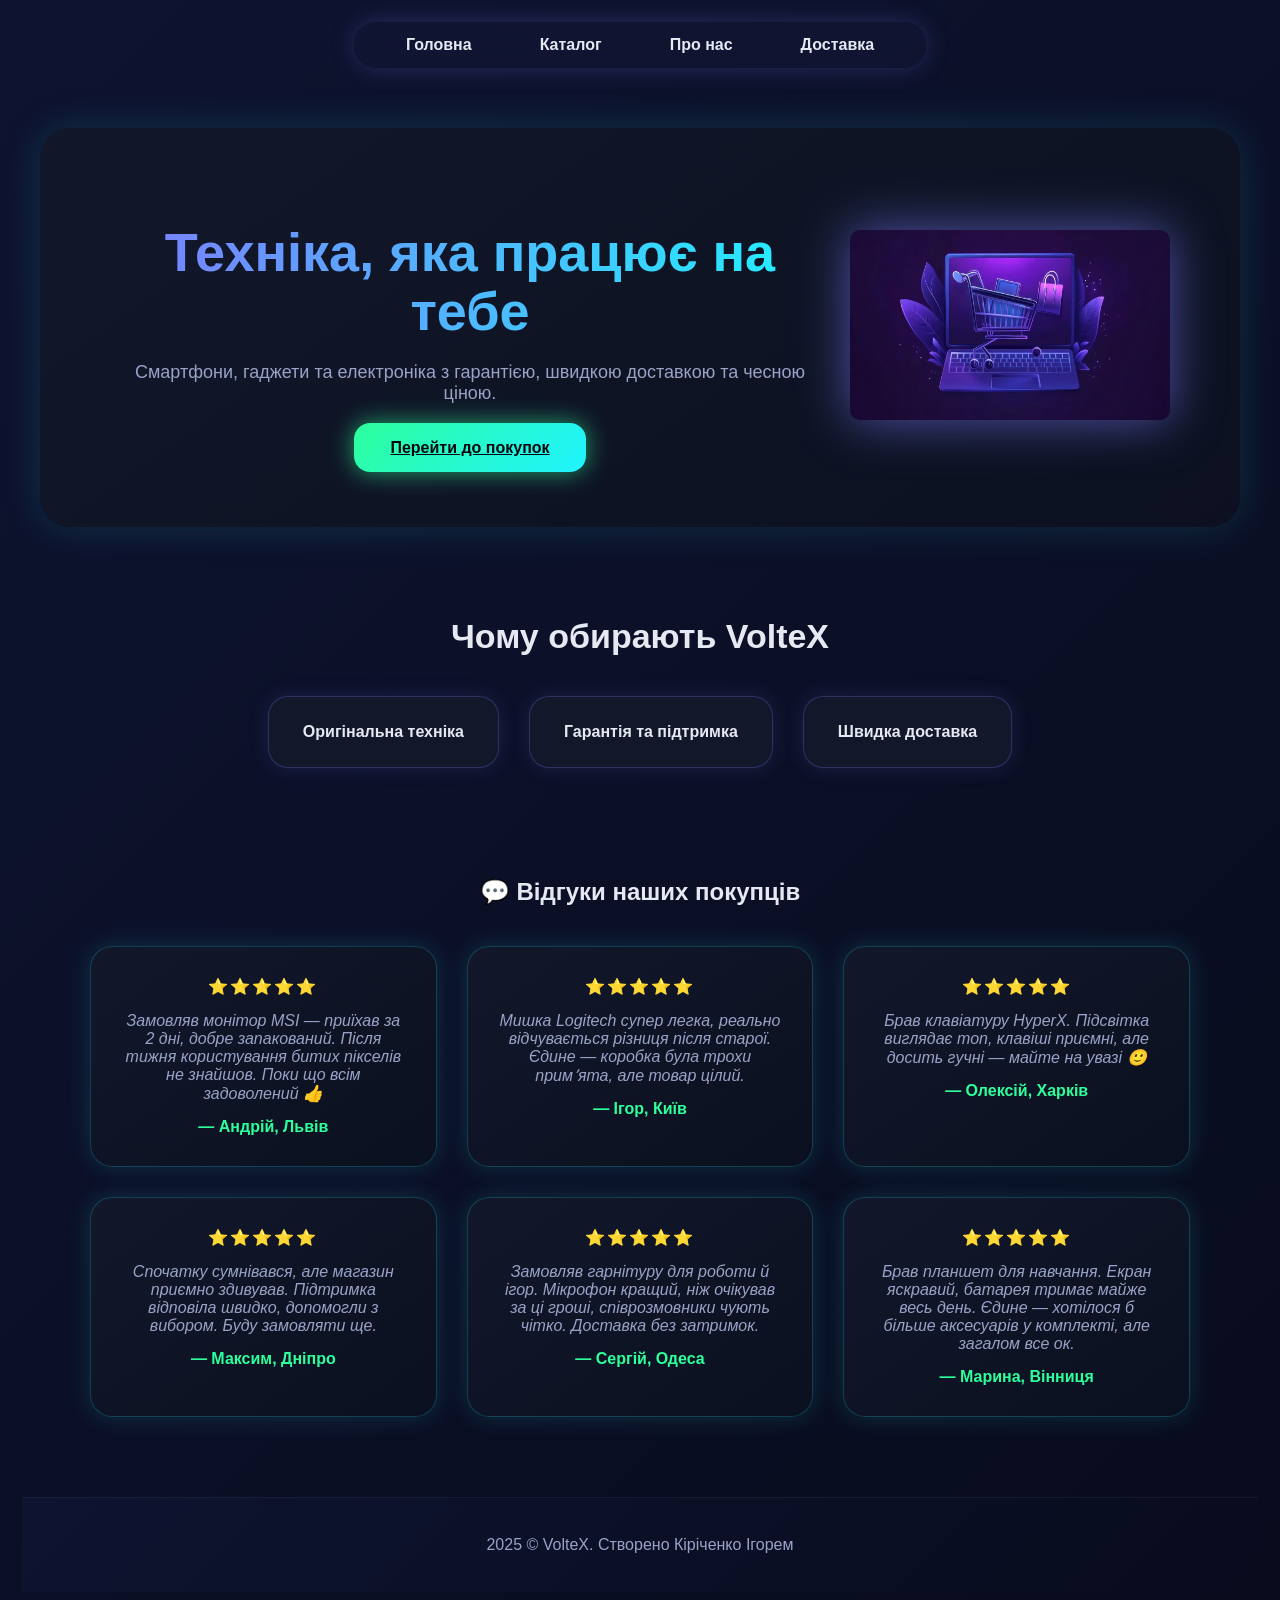
<file: index.html>
<!DOCTYPE html>
<html>
<head>
	<meta charset="utf-8">
	<meta name="viewport" content="width=device-width, initial-scale=1">
	<link rel="stylesheet" type="text/css" href="style.css">
	<title>Головна</title> 
</head>
<body>

<header>
	
	<nav>
		<ul>
			<li><a href="index.html">Головна</a></li>
			<li><a href="catalog.html">Каталог</a></li>
			<li><a href="about.html">Про нас</a></li>
			<li><a href="delivery.html">Доставка</a></li> 
		</ul>


	</nav>

<section class="hero">
	<div class="hero-text">
		<h1 class="dd">Техніка, яка працює на тебе</h1>
		<p>
			Смартфони, гаджети та електроніка з гарантією,
			швидкою доставкою та чесною ціною.
		</p>
		<a href="catalog.html" class="hero-btn">Перейти до покупок</a>
	</div>

	<div class="hero-image">
		<img src="image/korzina-pokupok-v-internete-1200x673.jpg.webp" alt="Техніка VolteX">
	</div>
</section>

<!-- ПЕРЕВАГИ -->
<section class="benefits">
	<h2>Чому обирають VolteX</h2>

	<div class="benefit-list">
		<div class="benefit-card">Оригінальна техніка</div>
		<div class="benefit-card">Гарантія та підтримка</div>
		<div class="benefit-card">Швидка доставка</div>
	</div>
</section>

<!-- ВІДГУКИ -->
<section class="reviews">
	<h2>💬 Відгуки наших покупців</h2>

<div class="review-card">
	<p>
		Замовляв монітор MSI — приїхав за 2 дні, добре запакований.
		Після тижня користування битих пікселів не знайшов.
		Поки що всім задоволений 👍
	</p>
	<span>— Андрій, Львів</span>
</div>

<div class="review-card">
	<p>
		Мишка Logitech супер легка, реально відчувається різниця після старої.
		Єдине — коробка була трохи примʼята, але товар цілий.
	</p>
	<span>— Ігор, Київ</span>
</div>

<div class="review-card">
	<p>
		Брав клавіатуру HyperX. Підсвітка виглядає топ,
		клавіші приємні, але досить гучні — майте на увазі 🙂
	</p>
	<span>— Олексій, Харків</span>
</div>

<div class="review-card">
	<p>
		Спочатку сумнівався, але магазин приємно здивував.
		Підтримка відповіла швидко, допомогли з вибором.
		Буду замовляти ще.
	</p>
	<span>— Максим, Дніпро</span>
</div>

<div class="review-card">
	<p>
		Замовляв гарнітуру для роботи й ігор.
		Мікрофон кращий, ніж очікував за ці гроші,
		співрозмовники чують чітко.
		Доставка без затримок.
	</p>
	<span>— Сергій, Одеса</span>
</div>

<div class="review-card">
	<p>
		Брав планшет для навчання.
		Екран яскравий, батарея тримає майже весь день.
		Єдине — хотілося б більше аксесуарів у комплекті,
		але загалом все ок.
	</p>
	<span>— Марина, Вінниця</span>
</div>
	
</section>

<footer>
	<p>2025 © VolteX. Створено Кіріченко Ігорем</p>
</footer>


<script type="text/javascript" src="script.js"></script>
</body>
</html>
</file>
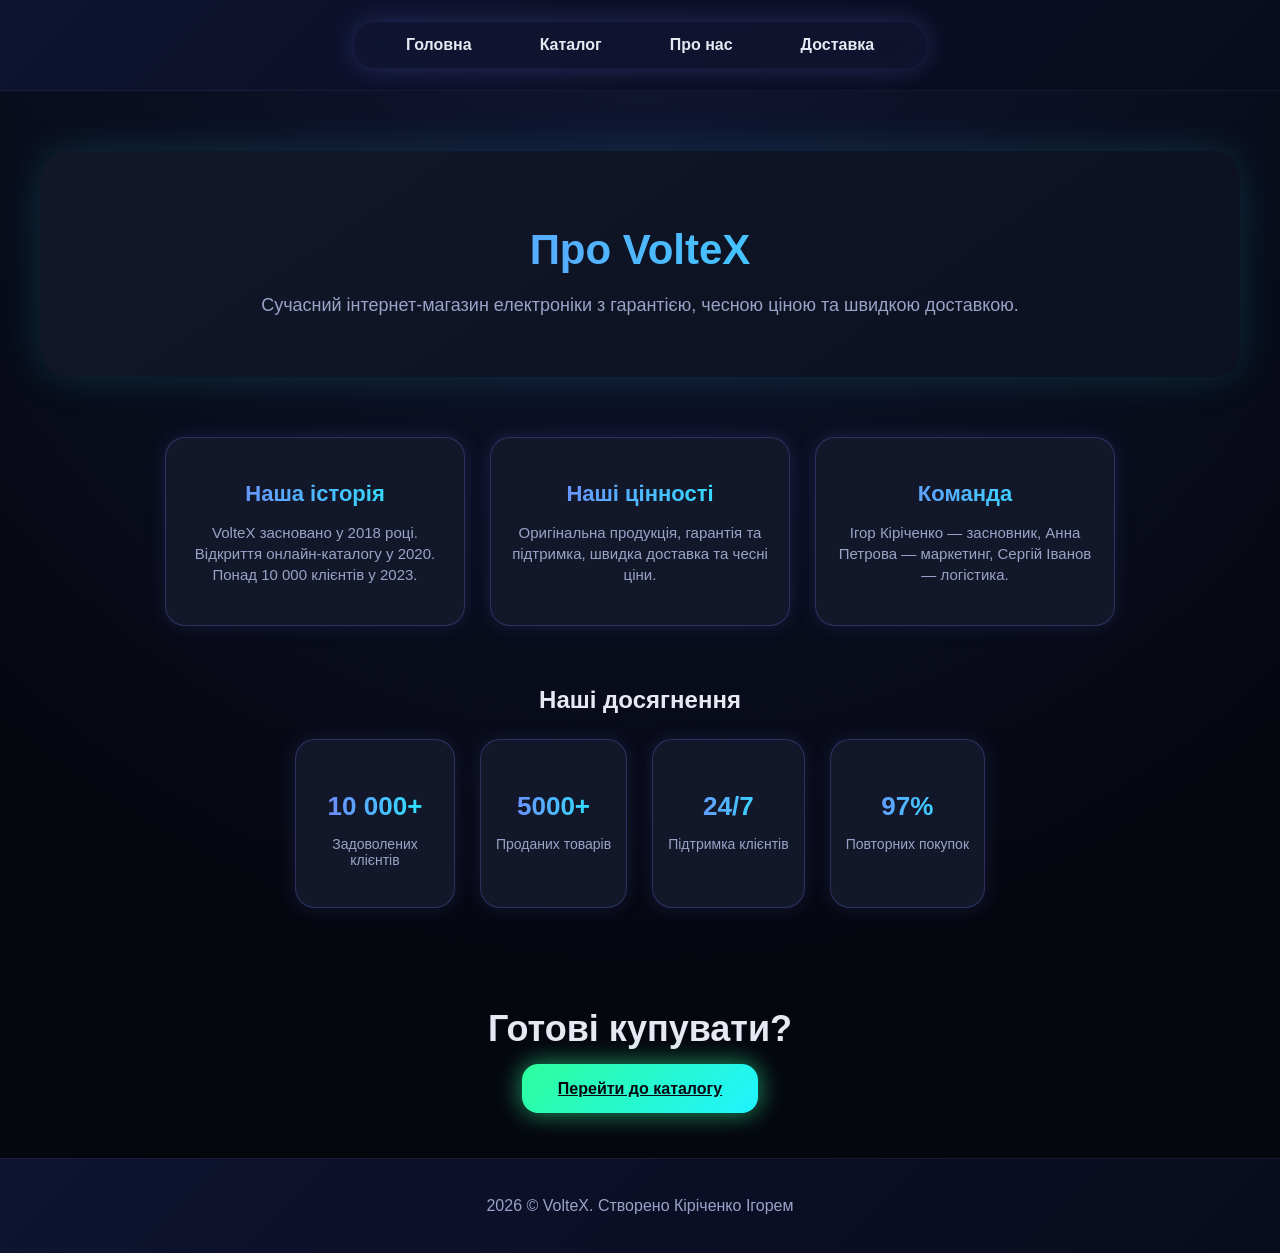
<file: about.html>
<!DOCTYPE html>
<html lang="uk">
<head>
    <meta charset="utf-8">
    <meta name="viewport" content="width=device-width, initial-scale=1">
    <link rel="stylesheet" type="text/css" href="style.css">
    <title>Про нас</title>
</head>
<body>

<header>
    <nav>
        <ul>
            <li><a href="index.html">Головна</a></li>
            <li><a href="catalog.html">Каталог</a></li>
            <li><a href="about.html">Про нас</a></li>
            <li><a href="delivery.html">Доставка</a></li> 
        </ul>
    </nav>
</header>

<main>

    <!-- Hero без картинки -->
    <section class="about-hero">
        <h1>Про VolteX</h1>
        <p>Сучасний інтернет-магазин електроніки з гарантією, чесною ціною та швидкою доставкою.</p>
    </section>

    <!-- Компактна історія + цінності в ряд -->
    <section class="compact-info">
        <div class="info-block">
            <h2>Наша історія</h2>
            <p>VolteX засновано у 2018 році. Відкриття онлайн-каталогу у 2020. Понад 10 000 клієнтів у 2023.</p>
        </div>
        <div class="info-block">
            <h2>Наші цінності</h2>
            <p>Оригінальна продукція, гарантія та підтримка, швидка доставка та чесні ціни.</p>
        </div>
        <div class="info-block">
            <h2>Команда</h2>
            <p>Ігор Кіріченко — засновник, Анна Петрова — маркетинг, Сергій Іванов — логістика.</p>
        </div>
    </section>

    <!-- Наші досягнення -->
    <section class="stats compact-stats">
        <h2>Наші досягнення</h2>
        <div class="stats-cards">
            <div class="stat-card">
                <h3>10 000+</h3>
                <p>Задоволених клієнтів</p>
            </div>
            <div class="stat-card">
                <h3>5000+</h3>
                <p>Проданих товарів</p>
            </div>
            <div class="stat-card">
                <h3>24/7</h3>
                <p>Підтримка клієнтів</p>
            </div>
            <div class="stat-card">
                <h3>97%</h3>
                <p>Повторних покупок</p>
            </div>
        </div>
    </section>

    <!-- CTA -->
    <section class="cta">
        <h2>Готові купувати?</h2>
        <a href="catalog.html" class="hero-btn">Перейти до каталогу</a>
    </section>

</main>

<footer>
    <p>2026 © VolteX. Створено Кіріченко Ігорем</p>
</footer>

<script type="text/javascript" src="script.js"></script>
</body>
</html>
</file>
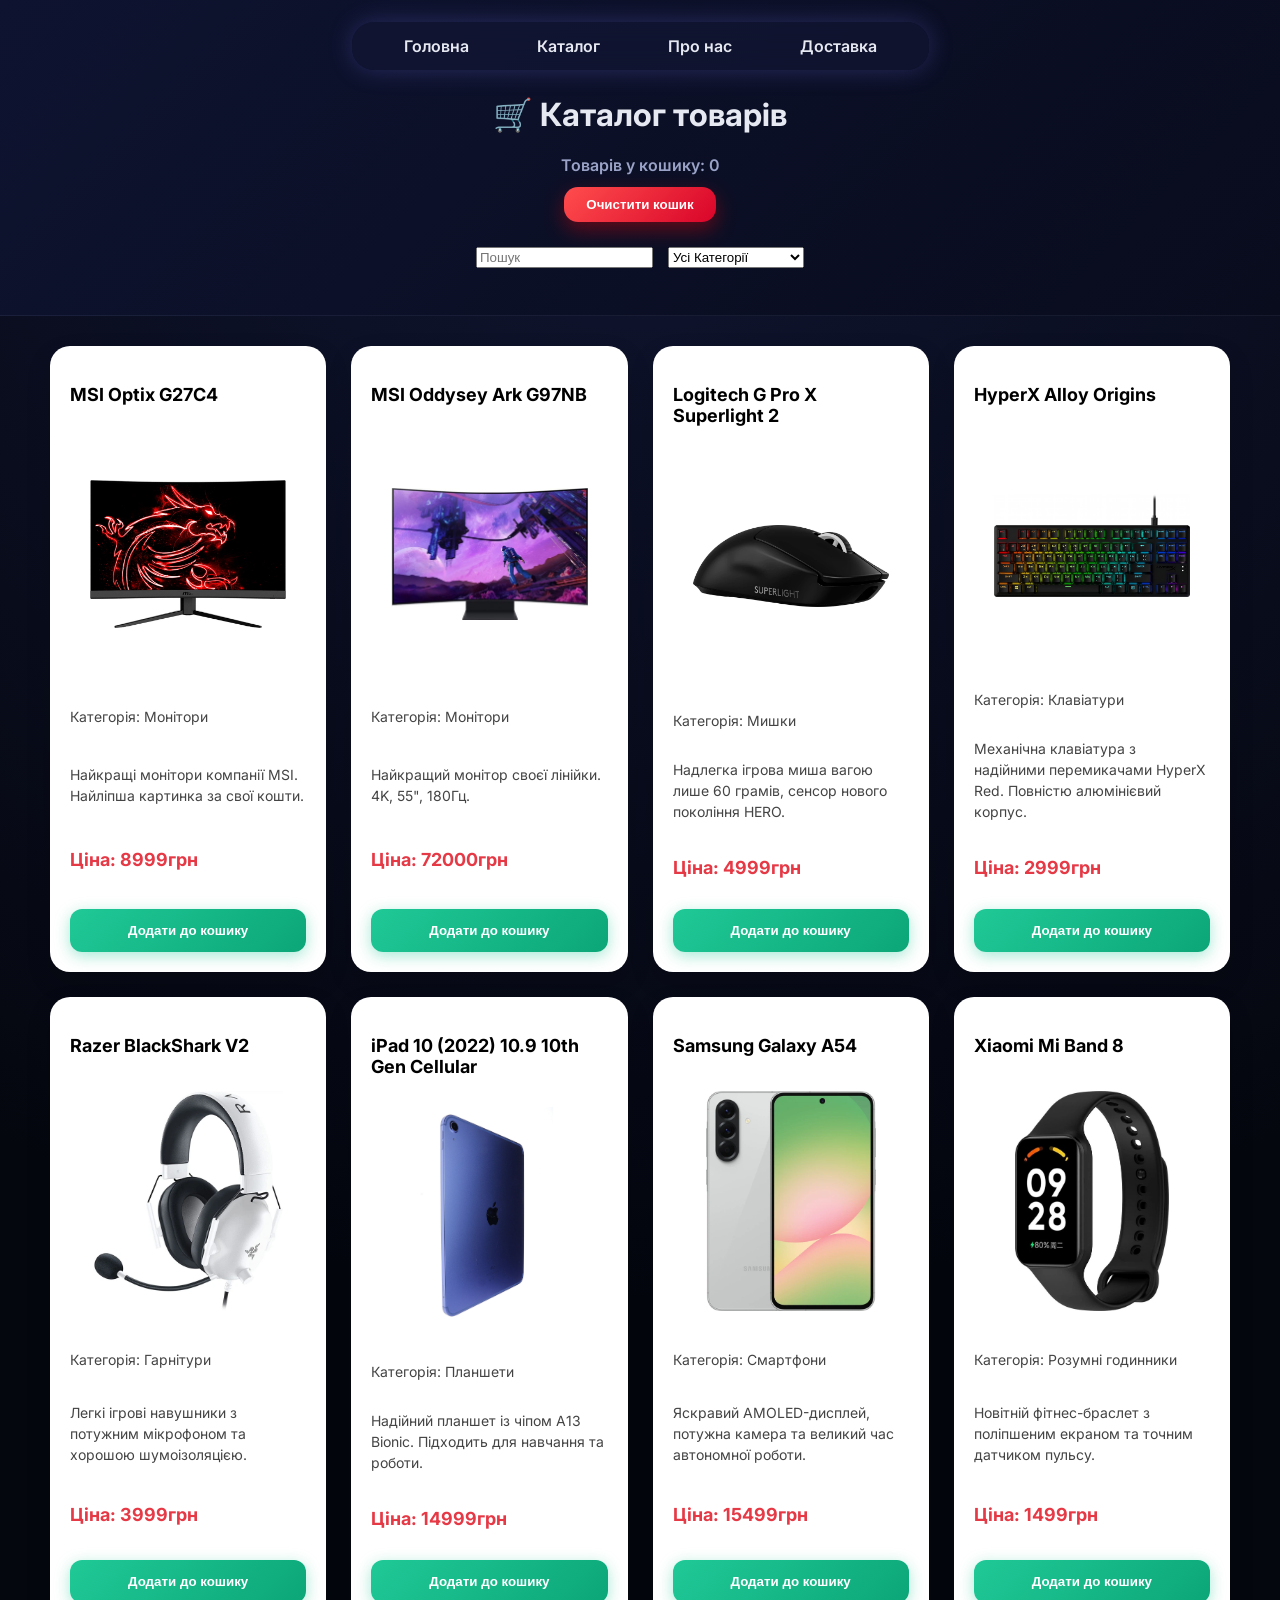
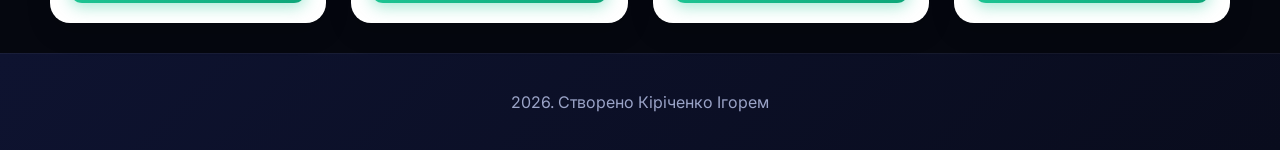
<file: catalog.html>
<!DOCTYPE html>
<html lang="uk">
<head>

	<meta charset="utf-8">
	<meta name="viewport" content="width=device-width, initial-scale=1">
	<link href="https://fonts.googleapis.com/css2?family=Inter:wght@400;600;700&display=swap" rel="stylesheet">
	<link rel="stylesheet" type="text/css" href="style.css">
	<title>Каталог</title>
</head>
<body>

	<header>



		<nav>
			<ul>
				<li><a href="index.html">Головна</a></li>
				<li><a href="catalog.html">Каталог</a></li>
				<li><a href="about.html">Про нас</a></li>
				<li><a href="delivery.html">Доставка</a></li> 
			</ul>


		</nav>


		<h1>🛒 Каталог товарів </h1>
		<div id="cart-info">Товарів у кошику: 0</div>
		<button class="clear-cart-btn">Очистити кошик</button>

		<!-- Фільтр та категорії -->
		<div class="filters">
			<input type="text" id="search-input" placeholder="Пошук">
			<select id="category-filter">
				<option value="all">Усі Категорії</option>
				<option value="Монітори">Монітори</option>
				<option value="Мишки">Мишки</option>
				<option value="Клавіатури">Клавіатури</option>
				<option value="Гарнітура">Гарнітури</option>
				<option value="Планшети">Планшети</option>
				<option value="Смартфони">Смартфони</option>
				<option value="Розумні годинники">Розумні годинники</option>
			</select>
		</div>
	</header>


	<main>
		<div id="products-container" class="products-container">
			<!-- Тут будуть наші картки товарів -->
		</div>
	</main>



	<footer>
		<p>2026. Створено Кіріченко Ігорем</p>
	</footer>




	<script type="text/javascript" src="script.js"></script>
</body>
</html>
</file>
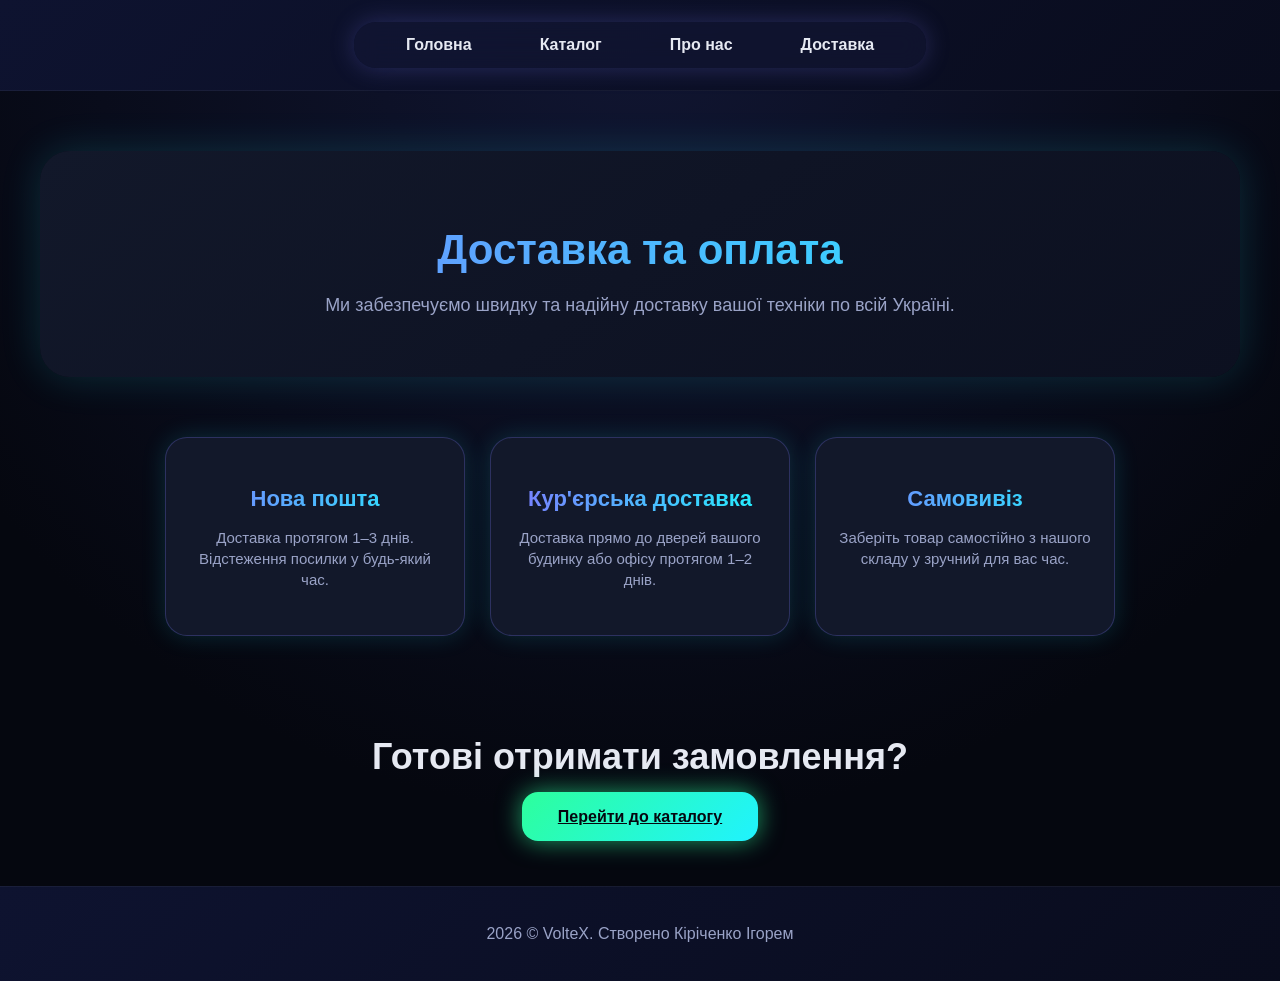
<file: delivery.html>
<!DOCTYPE html>
<html lang="uk">
<head>
    <meta charset="utf-8">
    <meta name="viewport" content="width=device-width, initial-scale=1">
    <link rel="stylesheet" type="text/css" href="style.css">
    <title>Доставка</title>
</head>
<body>

<header>
    <nav>
        <ul>
            <li><a href="index.html">Головна</a></li>
            <li><a href="catalog.html">Каталог</a></li>
            <li><a href="about.html">Про нас</a></li>
            <li><a href="delivery.html">Доставка</a></li> 
        </ul>
    </nav>
</header>

<main>

    <section class="about-hero">
        <h1>Доставка та оплата</h1>
        <p>Ми забезпечуємо швидку та надійну доставку вашої техніки по всій Україні.</p>
    </section>

    <section class="delivery-methods">
        <div class="delivery-card">
            <h2>Нова пошта</h2>
            <p>Доставка протягом 1–3 днів. Відстеження посилки у будь-який час.</p>
        </div>
        <div class="delivery-card">
            <h2>Кур'єрська доставка</h2>
            <p>Доставка прямо до дверей вашого будинку або офісу протягом 1–2 днів.</p>
        </div>
        <div class="delivery-card">
            <h2>Самовивіз</h2>
            <p>Заберіть товар самостійно з нашого складу у зручний для вас час.</p>
        </div>
    </section>

    <section class="cta">
        <h2>Готові отримати замовлення?</h2>
        <a href="catalog.html" class="hero-btn">Перейти до каталогу</a>
    </section>

</main>

<footer>
    <p>2026 © VolteX. Створено Кіріченко Ігорем</p>
</footer>

<script type="text/javascript" src="script.js"></script>
</body>
</html>
</file>
<file: style.css>
* {
box-sizing: border-box;
}


:root{
--bg-dark:#0b0f1a;
--bg-card:#12182a;
--neon-purple:#7c7cff;
--neon-cyan:#20f3ff;
--neon-green:#2dff9c;
--text-main:#e6e9f2;
--text-muted:#9aa3c7;
}


body {
margin: 0;
padding: 0;
font-family: 'Inter', Arial, sans-serif;
background: radial-gradient(circle at top, #111633, #05070f 70%);
color: var(--text-main);
}


header{
background: linear-gradient(135deg, #0e1330, #090c1d);
padding: 22px;
text-align: center;
border-bottom: 1px solid rgba(255,255,255,0.05);
}

footer{
background: linear-gradient(135deg, #0e1330, #090c1d);
border-top: 1px solid rgba(255,255,255,0.05);
padding: 22px;
text-align: center;
border-bottom: none;
color: var(--text-muted);
}


nav{
display: inline-block;
padding: 14px 34px;
background: rgba(20,25,55,0.55);
backdrop-filter: blur(12px);
border-radius: 22px;
box-shadow: 0 0 25px rgba(124,124,255,0.25);
}


nav ul{
list-style: none;
display: flex;
gap: 32px;
margin: 0;
padding: 0;
}


nav a{
color: var(--text-main);
text-decoration: none;
font-weight: 600;
padding: 10px 18px;
border-radius: 14px;
transition: 0.3s;
}


nav a:hover{
background: linear-gradient(135deg, var(--neon-purple), var(--neon-cyan));
color: #05070f;
box-shadow: 0 0 15px var(--neon-cyan);
}



/* ===== HERO ===== */
.hero{
display: flex;
align-items: center;
justify-content: space-between;
max-width: 1200px;
margin: 60px auto;
padding: 70px;
background: linear-gradient(145deg, #12182a, #0c1020);
border-radius: 30px;
box-shadow: 0 0 40px rgba(32,243,255,0.15);
}


.hero-text h1{
font-size: 54px;
line-height: 1.1;
margin-bottom: 20px;
background: linear-gradient(90deg, var(--neon-purple), var(--neon-cyan));
-webkit-background-clip: text;
-webkit-text-fill-color: transparent;
}


.hero-text p{
	font-size: 18px;
	color: var(--text-muted);
	margin-bottom: 35px;
}

.hero-btn{
	padding: 16px 36px;
	border-radius: 16px;
	font-weight: 700;
	background: linear-gradient(135deg, var(--neon-green), var(--neon-cyan));
	color: #05070f;
	box-shadow: 0 0 25px rgba(45,255,156,0.6);
	transition: 0.25s;
}

.hero-btn:hover{
	transform: translateY(-2px) scale(1.04);
	box-shadow: 0 0 35px rgba(32,243,255,0.9);
}

.hero-image img{
	width: 320px;
	height: 190px;
	filter: drop-shadow(0 0 25px rgba(124,124,255,0.6));
	border-radius: 10px;
	margin-left: 20px;

}

/* ===== BENEFITS ===== */
.benefits{
	margin: 90px 0;
	text-align: center;
}

.benefits h2{
	font-size: 34px;
	margin-bottom: 40px;
}

.benefit-list{
	display: flex;
	justify-content: center;
	gap: 30px;
}

.benefit-card{
	background: var(--bg-card);
	padding: 26px 34px;
	border-radius: 20px;
	font-weight: 600;
	border: 1px solid rgba(124,124,255,0.25);
	box-shadow: 0 0 20px rgba(124,124,255,0.15);
}

/* ===== REVIEWS ===== */
.reviews{
	max-width: 1100px;
	margin: 80px auto;
	display: grid;
	grid-template-columns: repeat(auto-fit, minmax(260px,1fr));
	gap: 30px;
}

.reviews h2{
	grid-column: 1 / -1;
	text-align: center;
	margin-bottom: 10px;
}

.review-card{
	background: linear-gradient(145deg, #12182a, #0b1020);
	padding: 30px;
	border-radius: 22px;
	border: 1px solid rgba(32,243,255,0.2);
	box-shadow: 0 0 25px rgba(32,243,255,0.15);
}

.review-card::before{
	content: "⭐️⭐️⭐️⭐️⭐️";
	display: block;
	margin-bottom: 12px;
	font-size: 16px;
	letter-spacing: 2px;
	color: #ffd166;
}


.review-card p{
	font-style: italic;
	color: var(--text-muted);
	margin-bottom: 15px;
}

.review-card span{
	color: var(--neon-green);
	font-weight: 700;
}

.rating{
	grid-column: 1 / -1;
	text-align: center;
	font-size: 20px;
	color: #ffd166;
}

/* ===== CTA ===== */
.cta{
	text-align: center;
	margin: 100px 0 60px;
}

.cta h2{
	font-size: 36px;
	margin-bottom: 30px;
}




/*МОБІЛЬНИЙ ПРИСТРІЙ -------------------------------------------*/
@media(max-width: 600px){

	nav{
display: inline-block;
padding: 14px 34px;
background: rgba(20,25,55,0.55);
backdrop-filter: blur(12px);
border-radius: 22px;
box-shadow: 0 0 25px rgba(124,124,255,0.25);
width: 100%;
}


nav ul{
list-style: none;
display: flex;
flex-direction: column;
gap: 32px;
margin: 0;
padding: 0;
width: 100%;
}


nav a{
color: var(--text-main);
text-decoration: none;
font-weight: 600;
padding: 10px 50px;
border-radius: 14px;
transition: 0.3s;
}


nav a:hover{
background: linear-gradient(135deg, var(--neon-purple), var(--neon-cyan));
color: #05070f;
box-shadow: 0 0 15px var(--neon-cyan);
}

.hero{
display: flex;
flex-direction: column;
align-items: center;
justify-content: space-between;
max-width: 1200px;
margin: 60px auto;
padding: 70px;
background: linear-gradient(145deg, #12182a, #0c1020);
border-radius: 30px;
box-shadow: 0 0 40px rgba(32,243,255,0.15);
}


.hero-image img{
	width: 250px;
	height: auto;
	margin-top: 50px;
	filter: drop-shadow(0 0 25px rgba(124,124,255,0.6));
	border-radius: 10px;
	margin-left: 0px;

}

.hero-btn{
	padding: 8px 18px;
	border-radius: 16px;
	font-weight: 700;
	background: linear-gradient(135deg, var(--neon-green), var(--neon-cyan));
	color: #05070f;
	box-shadow: 0 0 25px rgba(45,255,156,0.6);
	transition: 0.25s;
}

.benefit-list{
	display: flex;
	flex-direction: column;
	justify-content: center;
	gap: 30px;
}


}
















/* =========================
   FIX CATALOG (KEEP COLORS)
   ========================= */

header h1{
	margin-top: 25px;
}

/* контейнер каталогу */
.products-container{
	max-width: 1200px;
	margin: 40px auto;
	display: flex;
	flex-wrap: wrap;
	justify-content: center;
	gap: 30px;
}

/* картка товару */
.product-card{
	background: #ffffff;
	color: #111;
	border-radius: 20px;
	padding: 20px;
	box-shadow: 0 10px 25px rgba(0,0,0,0.15);
	transition: 0.3s;
}

/* hover — залишаємо, але без треша */
.product-card:hover{
	transform: translateY(-6px);
}

/* зображення */
.product-card img{
	width: 100%;
	height: 260px;
	object-fit: contain;
	padding: 20px;
	filter: none;
}

/* заголовок */
.product-card h3{
	color: #000;
	font-size: 18px;
	margin-bottom: 10px;
}

/* опис */
.product-card p{
	color: #444;
	font-size: 14px;
	line-height: 1.5;
}

/* ціна */
.product-card .yoga{
	color: #e63946;
	font-size: 18px;
	font-weight: 700;
}

/* кнопка */
.product-card button {
  margin-top: 10px;
  width: 100%;
  padding: 14px;
  border-radius: 12px;
  border: none;
  background: linear-gradient(135deg, #20c997, #0ca678); /* зелёная */
  color: white;
  font-weight: 600;
  cursor: pointer;
  box-shadow: 0 4px 15px rgba(32,201,151,0.4);
  transition: all 0.3s ease;
}

/* Анимация при наведении */
.product-card button:hover {
  transform: translateY(-3px) scale(1.05);
  box-shadow: 0 8px 25px rgba(32,201,151,0.8), 0 0 20px rgba(32,255,156,0.6);
}


.product-card button:active {
  transform: translateY(-3px) scale(1.05);
  box-shadow: 0 8px 25px rgba(32,201,151,0.8), 0 0 20px rgba(32,255,156,0.6);
  background: red;
}

.filters{
	max-width: 1200px;
	margin: 25px auto;
	display: flex;
	justify-content: center;
	gap: 15px;
}

header .clear-cart-btn{
  margin-top: 12px;
  padding: 10px 22px;
  border-radius: 14px;
  border: none;
  background: linear-gradient(135deg, #ff4d4d, #d90429); /* красная */
  color: #fff; /* белый текст */
  font-weight: 700;
  cursor: pointer;
  box-shadow: 0 8px 20px rgba(255,0,0,0.35);
  transition: all 0.25s ease;
}


header .clear-cart-btn:hover{
  transform: translateY(-2px) scale(1.05);
  box-shadow: 0 12px 28px rgba(255,0,0,0.55), 0 0 15px rgba(255,77,77,0.6);
}

.products-container{
	max-width: 1200px;
	margin: 30px auto;
	padding: 0 10px;
	display: grid;
	grid-template-columns: repeat(auto-fill, minmax(260px, 1fr));
	gap: 25px;
}


.product-card{
	height: 100%;
	display: flex;
	flex-direction: column;
	justify-content: space-between;
}


#cart-info{
	margin-top: 10px;
	color: var(--text-muted);
	font-weight: 600;
}

.about-hero{
    max-width: 1200px;
    margin: 60px auto;
    padding: 40px;
    background: linear-gradient(145deg, #12182a, #0c1020);
    border-radius: 30px;
    box-shadow: 0 0 40px rgba(32,243,255,0.15);
    text-align: center;
}

.about-hero h1{
    font-size: 42px;
    background: linear-gradient(90deg, var(--neon-purple), var(--neon-cyan));
    -webkit-background-clip: text;
    -webkit-text-fill-color: transparent;
    margin-bottom: 15px;
}

.about-hero p{
    font-size: 18px;
    color: var(--text-muted);
    line-height: 1.5;
}

/* Компактная информация в ряд */
.compact-info{
    display: flex;
    justify-content: center;
    gap: 25px;
    max-width: 1200px;
    margin: 60px auto;
}

.info-block{
    background: var(--bg-card);
    padding: 25px 20px;
    border-radius: 20px;
    box-shadow: 0 0 20px rgba(124,124,255,0.15);
    border: 1px solid rgba(124,124,255,0.25);
    max-width: 300px;
    text-align: center;
    transition: transform 0.25s, box-shadow 0.25s;
}

.info-block:hover{
    transform: translateY(-5px) scale(1.03);
    box-shadow: 0 0 35px rgba(32,243,255,0.3);
}

.info-block h2{
    font-size: 22px;
    margin-bottom: 12px;
    background: linear-gradient(90deg, var(--neon-purple), var(--neon-cyan));
    -webkit-background-clip: text;
    -webkit-text-fill-color: transparent;
}

.info-block p{
    font-size: 15px;
    color: var(--text-muted);
    line-height: 1.4;
}

/* Компактные статистики */
.compact-stats{
    text-align: center;
    margin: 60px auto;
}

.stats-cards{
    display: flex;
    justify-content: center;
    gap: 25px;
    margin-top: 25px;
    flex-wrap: wrap;
}

.stat-card{
    background: var(--bg-card);
    padding: 25px 15px;
    border-radius: 20px;
    border: 1px solid rgba(124,124,255,0.25);
    box-shadow: 0 0 20px rgba(124,124,255,0.15);
    max-width: 160px;
    text-align: center;
    transition: transform 0.25s, box-shadow 0.25s;
}

.stat-card:hover{
    transform: translateY(-5px) scale(1.03);
    box-shadow: 0 0 35px rgba(32,243,255,0.3);
}

.stat-card h3{
    font-size: 26px;
    margin-bottom: 8px;
    background: linear-gradient(90deg, var(--neon-purple), var(--neon-cyan));
    -webkit-background-clip: text;
    -webkit-text-fill-color: transparent;
}

.stat-card p{
    font-size: 14px;
    color: var(--text-muted);
}

/* ===== DELIVERY PAGE ===== */
.delivery-methods{
    display: flex;
    justify-content: center;
    gap: 25px;
    max-width: 1200px;
    margin: 60px auto;
    flex-wrap: wrap;
}

.delivery-card{
    background: var(--bg-card);
    padding: 30px 20px;
    border-radius: 22px;
    box-shadow: 0 0 25px rgba(32,243,255,0.15);
    border: 1px solid rgba(124,124,255,0.25);
    max-width: 300px;
    text-align: center;
    transition: transform 0.25s, box-shadow 0.25s;
}

.delivery-card:hover{
    transform: translateY(-5px) scale(1.03);
    box-shadow: 0 0 35px rgba(32,243,255,0.3);
}

.delivery-card h2{
    font-size: 22px;
    margin-bottom: 12px;
    background: linear-gradient(90deg, var(--neon-purple), var(--neon-cyan));
    -webkit-background-clip: text;
    -webkit-text-fill-color: transparent;
}

.delivery-card p{
    font-size: 15px;
    color: var(--text-muted);
    line-height: 1.4;
}
</file>
